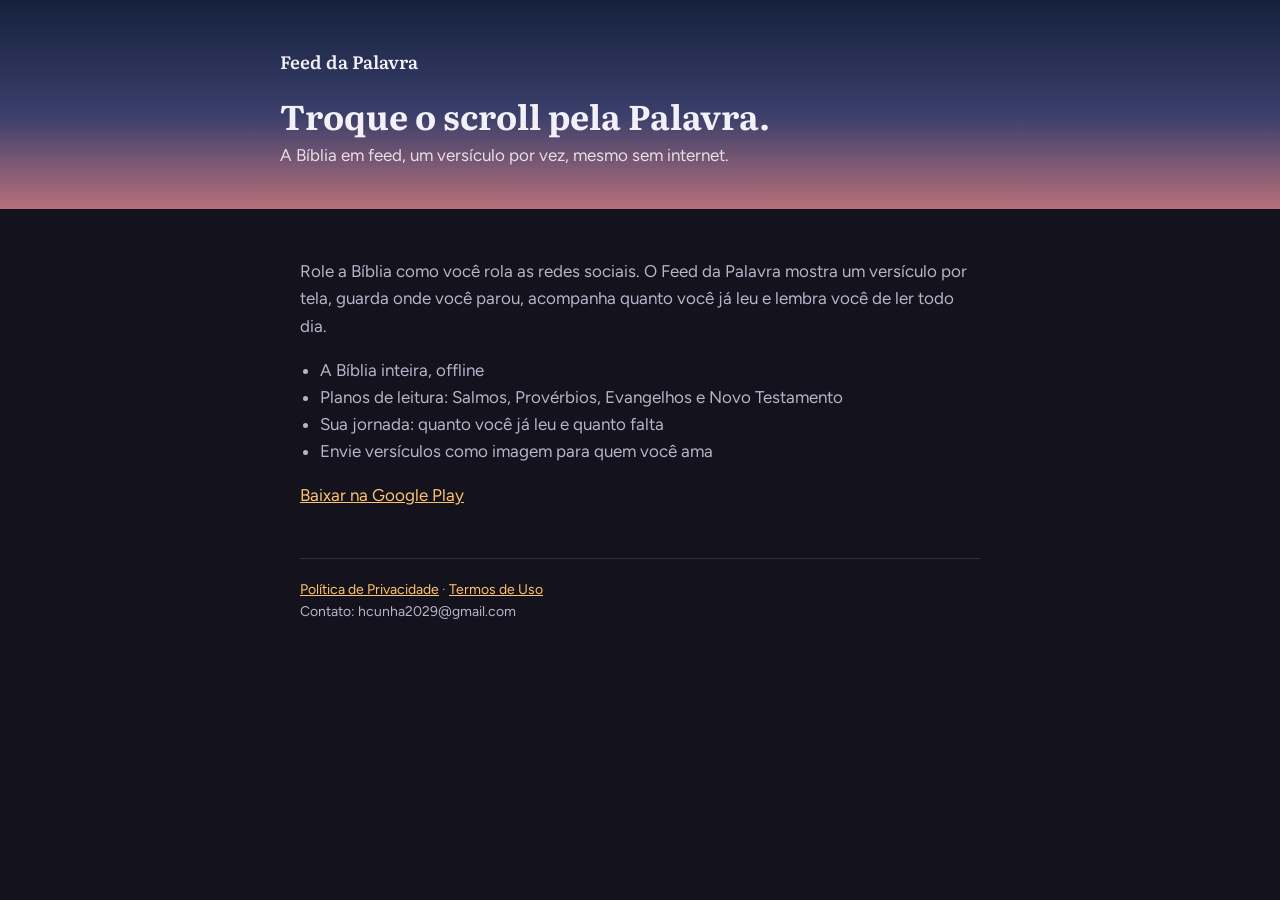
<file: docs/index.html>
<!doctype html>
<html lang="pt-BR">
<head>
<meta charset="utf-8">
<meta name="viewport" content="width=device-width, initial-scale=1, viewport-fit=cover">
<title>Feed da Palavra</title>
<meta name="description" content="Troque o scroll pela Palavra. A Bíblia em feed, um versículo por vez, mesmo sem internet.">
<link rel="stylesheet" href="https://fonts.googleapis.com/css2?family=Literata:wght@600&family=Figtree:wght@400;600&display=swap">
<link rel="stylesheet" href="estilo.css">
</head>
<body>
<header>
  <div class="wrap">
    <a href="index.html">Feed da Palavra</a>
    <h1>Troque o scroll pela Palavra.</h1>
    <p>A Bíblia em feed, um versículo por vez, mesmo sem internet.</p>
  </div>
</header>
<main>
  <p>Role a Bíblia como você rola as redes sociais. O Feed da Palavra mostra um versículo por tela, guarda onde você parou, acompanha quanto você já leu e lembra você de ler todo dia.</p>
  <ul>
    <li>A Bíblia inteira, offline</li>
    <li>Planos de leitura: Salmos, Provérbios, Evangelhos e Novo Testamento</li>
    <li>Sua jornada: quanto você já leu e quanto falta</li>
    <li>Envie versículos como imagem para quem você ama</li>
  </ul>
  <p><a href="[LINK DA PLAY STORE]">Baixar na Google Play</a></p>
  <footer>
    <a href="privacidade.html">Política de Privacidade</a> · <a href="termos.html">Termos de Uso</a><br>
    Contato: hcunha2029@gmail.com
  </footer>
</main>
</body>
</html>
</file>
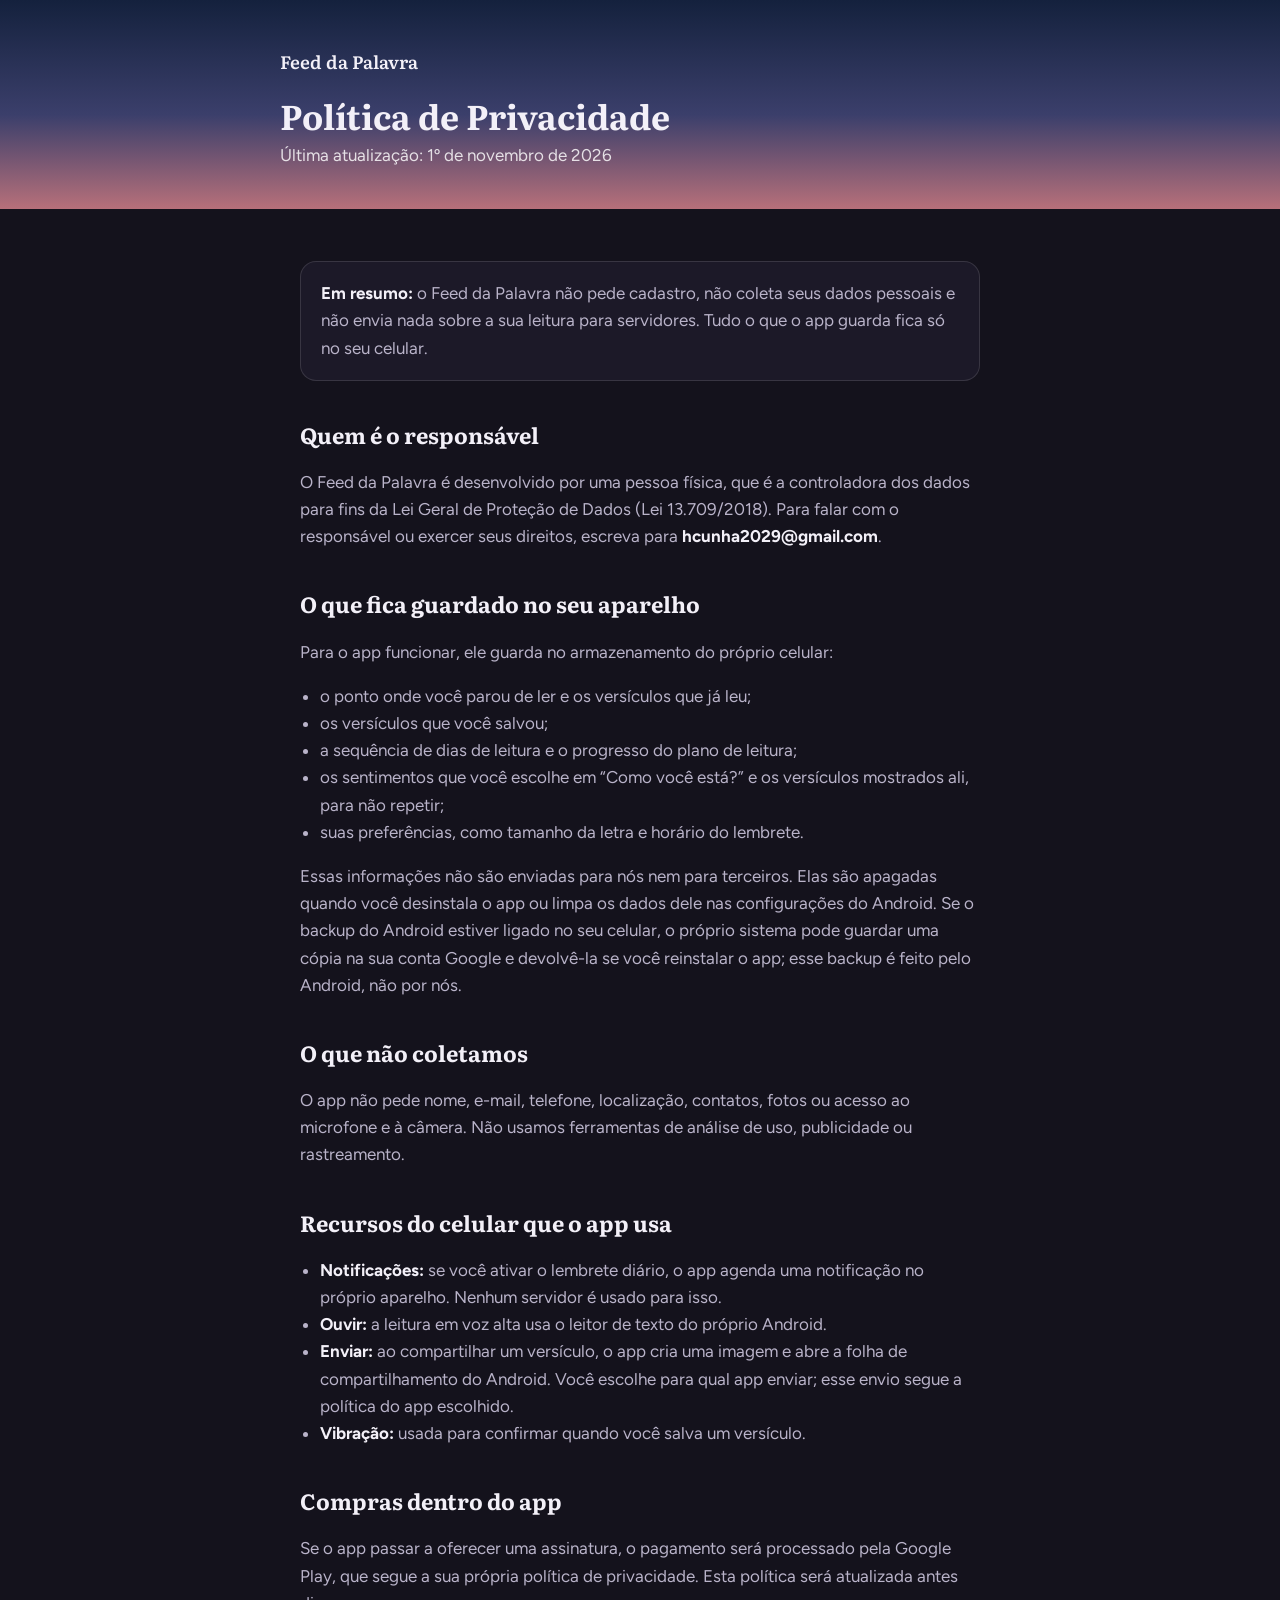
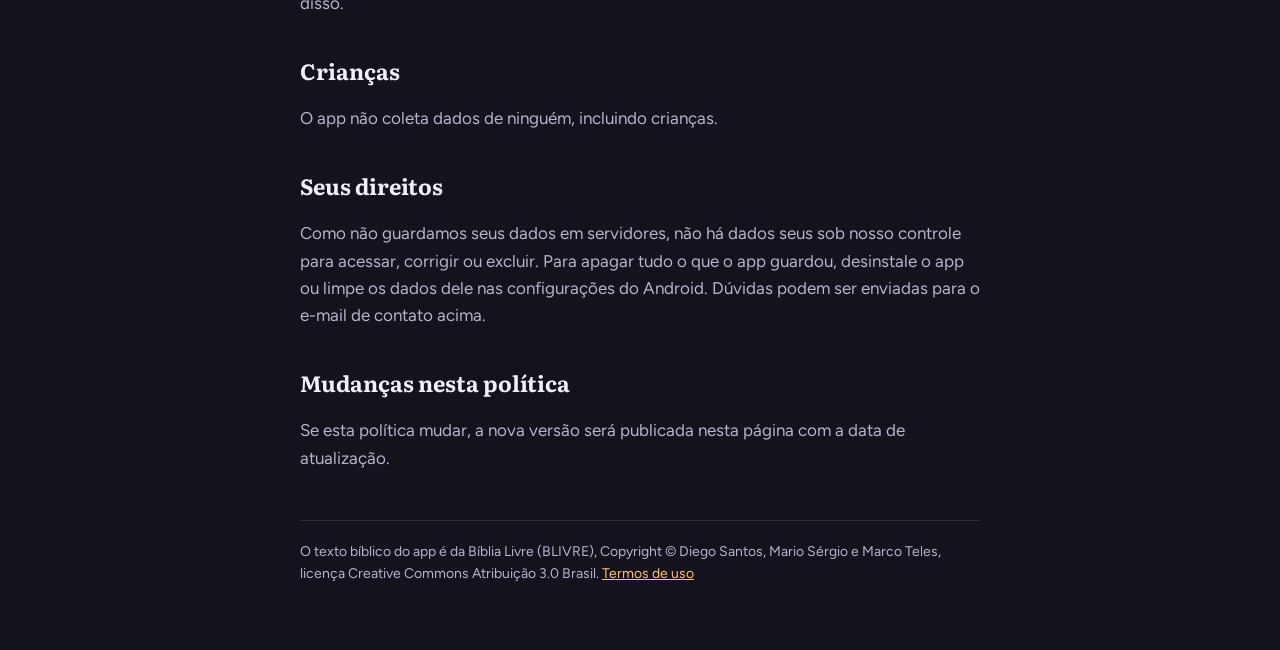
<file: docs/privacidade.html>
<!doctype html>
<html lang="pt-BR">
<head>
<meta charset="utf-8">
<meta name="viewport" content="width=device-width, initial-scale=1, viewport-fit=cover">
<title>Política de Privacidade — Feed da Palavra</title>
<link rel="stylesheet" href="https://fonts.googleapis.com/css2?family=Literata:wght@600&family=Figtree:wght@400;600&display=swap">
<link rel="stylesheet" href="estilo.css">
</head>
<body>
<header>
  <div class="wrap">
    <a href="index.html">Feed da Palavra</a>
    <h1>Política de Privacidade</h1>
    <p>Última atualização: 1º de novembro de 2026</p>
  </div>
</header>
<main>
  <div class="box">
    <p><strong>Em resumo:</strong> o Feed da Palavra não pede cadastro, não coleta seus dados pessoais e não envia nada sobre a sua leitura para servidores. Tudo o que o app guarda fica só no seu celular.</p>
  </div>

  <h2>Quem é o responsável</h2>
  <p>O Feed da Palavra é desenvolvido por uma pessoa física, que é a controladora dos dados para fins da Lei Geral de Proteção de Dados (Lei 13.709/2018). Para falar com o responsável ou exercer seus direitos, escreva para <strong>hcunha2029@gmail.com</strong>.</p>

  <h2>O que fica guardado no seu aparelho</h2>
  <p>Para o app funcionar, ele guarda no armazenamento do próprio celular:</p>
  <ul>
    <li>o ponto onde você parou de ler e os versículos que já leu;</li>
    <li>os versículos que você salvou;</li>
    <li>a sequência de dias de leitura e o progresso do plano de leitura;</li>
    <li>os sentimentos que você escolhe em “Como você está?” e os versículos mostrados ali, para não repetir;</li>
    <li>suas preferências, como tamanho da letra e horário do lembrete.</li>
  </ul>
  <p>Essas informações não são enviadas para nós nem para terceiros. Elas são apagadas quando você desinstala o app ou limpa os dados dele nas configurações do Android. Se o backup do Android estiver ligado no seu celular, o próprio sistema pode guardar uma cópia na sua conta Google e devolvê-la se você reinstalar o app; esse backup é feito pelo Android, não por nós.</p>

  <h2>O que não coletamos</h2>
  <p>O app não pede nome, e-mail, telefone, localização, contatos, fotos ou acesso ao microfone e à câmera. Não usamos ferramentas de análise de uso, publicidade ou rastreamento.</p>

  <h2>Recursos do celular que o app usa</h2>
  <ul>
    <li><strong>Notificações:</strong> se você ativar o lembrete diário, o app agenda uma notificação no próprio aparelho. Nenhum servidor é usado para isso.</li>
    <li><strong>Ouvir:</strong> a leitura em voz alta usa o leitor de texto do próprio Android.</li>
    <li><strong>Enviar:</strong> ao compartilhar um versículo, o app cria uma imagem e abre a folha de compartilhamento do Android. Você escolhe para qual app enviar; esse envio segue a política do app escolhido.</li>
    <li><strong>Vibração:</strong> usada para confirmar quando você salva um versículo.</li>
  </ul>

  <h2>Compras dentro do app</h2>
  <p>Se o app passar a oferecer uma assinatura, o pagamento será processado pela Google Play, que segue a sua própria política de privacidade. Esta política será atualizada antes disso.</p>

  <h2>Crianças</h2>
  <p>O app não coleta dados de ninguém, incluindo crianças.</p>

  <h2>Seus direitos</h2>
  <p>Como não guardamos seus dados em servidores, não há dados seus sob nosso controle para acessar, corrigir ou excluir. Para apagar tudo o que o app guardou, desinstale o app ou limpe os dados dele nas configurações do Android. Dúvidas podem ser enviadas para o e-mail de contato acima.</p>

  <h2>Mudanças nesta política</h2>
  <p>Se esta política mudar, a nova versão será publicada nesta página com a data de atualização.</p>

  <footer>
    O texto bíblico do app é da Bíblia Livre (BLIVRE), Copyright © Diego Santos, Mario Sérgio e Marco Teles, licença Creative Commons Atribuição 3.0 Brasil. <a href="termos.html">Termos de uso</a>
  </footer>
</main>
</body>
</html>
</file>
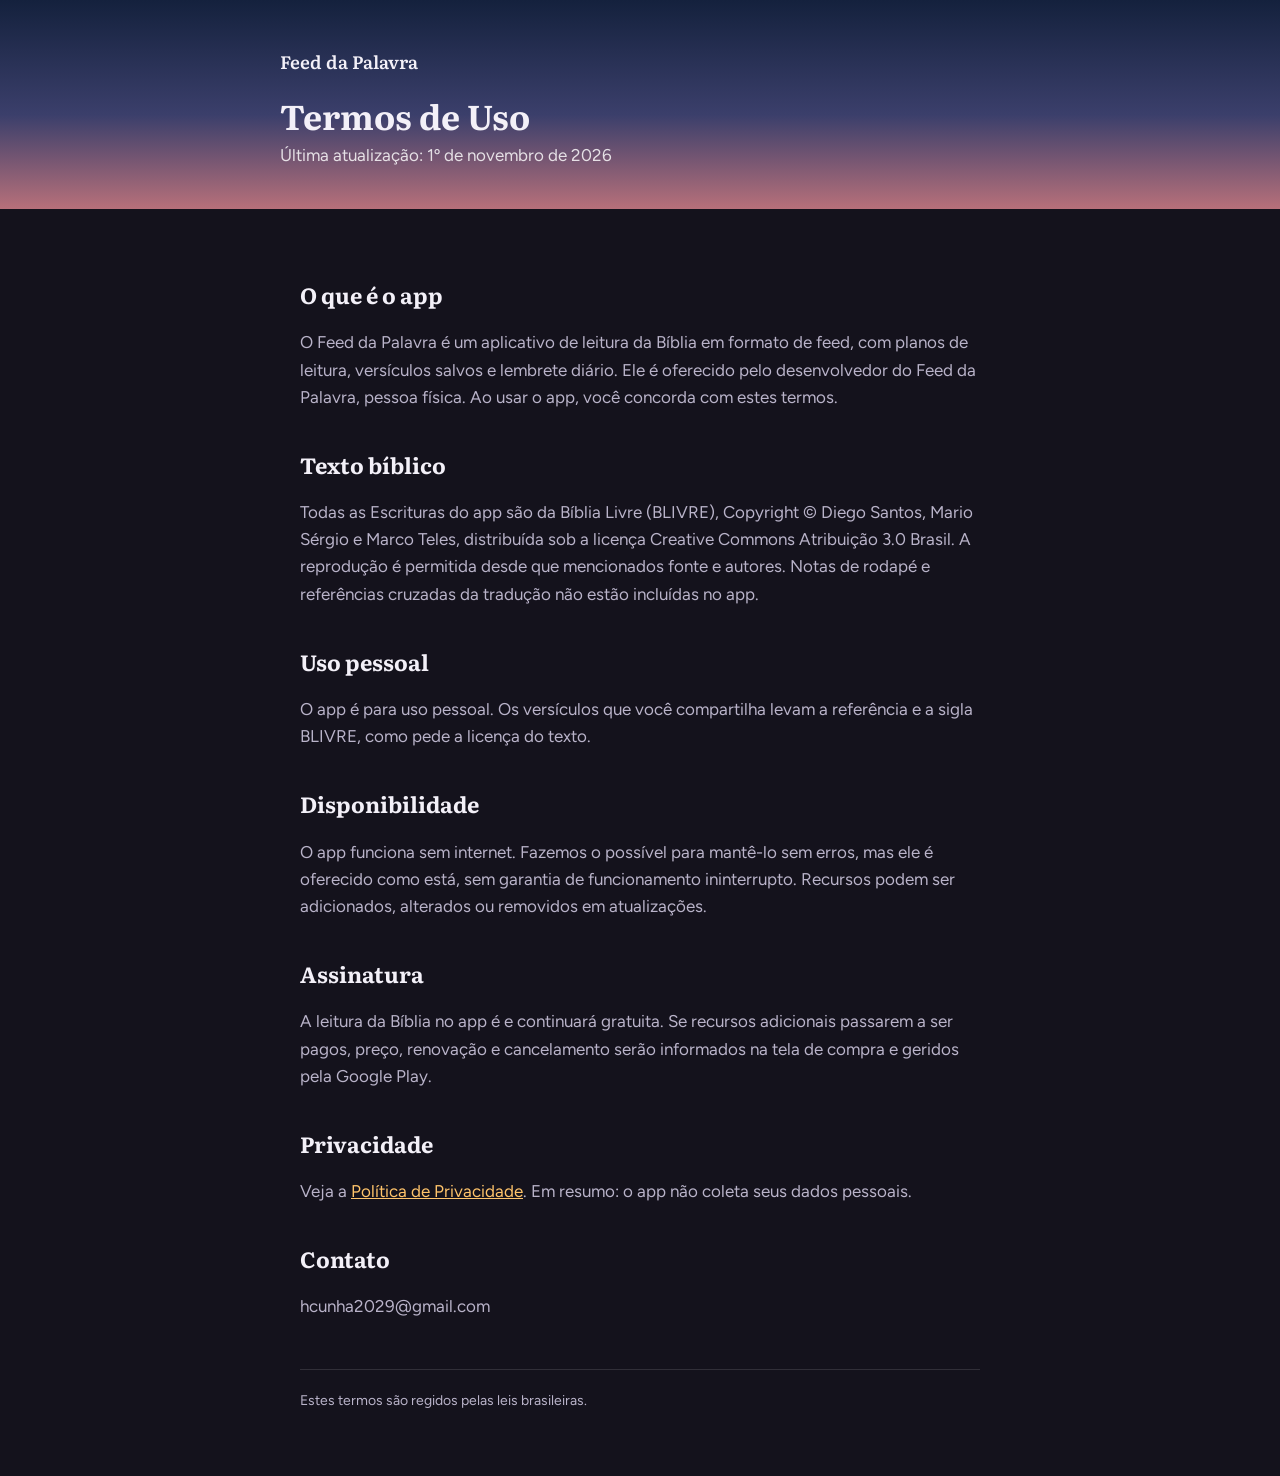
<file: docs/termos.html>
<!doctype html>
<html lang="pt-BR">
<head>
<meta charset="utf-8">
<meta name="viewport" content="width=device-width, initial-scale=1, viewport-fit=cover">
<title>Termos de Uso — Feed da Palavra</title>
<link rel="stylesheet" href="https://fonts.googleapis.com/css2?family=Literata:wght@600&family=Figtree:wght@400;600&display=swap">
<link rel="stylesheet" href="estilo.css">
</head>
<body>
<header>
  <div class="wrap">
    <a href="index.html">Feed da Palavra</a>
    <h1>Termos de Uso</h1>
    <p>Última atualização: 1º de novembro de 2026</p>
  </div>
</header>
<main>
  <h2>O que é o app</h2>
  <p>O Feed da Palavra é um aplicativo de leitura da Bíblia em formato de feed, com planos de leitura, versículos salvos e lembrete diário. Ele é oferecido pelo desenvolvedor do Feed da Palavra, pessoa física. Ao usar o app, você concorda com estes termos.</p>

  <h2>Texto bíblico</h2>
  <p>Todas as Escrituras do app são da Bíblia Livre (BLIVRE), Copyright © Diego Santos, Mario Sérgio e Marco Teles, distribuída sob a licença Creative Commons Atribuição 3.0 Brasil. A reprodução é permitida desde que mencionados fonte e autores. Notas de rodapé e referências cruzadas da tradução não estão incluídas no app.</p>

  <h2>Uso pessoal</h2>
  <p>O app é para uso pessoal. Os versículos que você compartilha levam a referência e a sigla BLIVRE, como pede a licença do texto.</p>

  <h2>Disponibilidade</h2>
  <p>O app funciona sem internet. Fazemos o possível para mantê-lo sem erros, mas ele é oferecido como está, sem garantia de funcionamento ininterrupto. Recursos podem ser adicionados, alterados ou removidos em atualizações.</p>

  <h2>Assinatura</h2>
  <p>A leitura da Bíblia no app é e continuará gratuita. Se recursos adicionais passarem a ser pagos, preço, renovação e cancelamento serão informados na tela de compra e geridos pela Google Play.</p>

  <h2>Privacidade</h2>
  <p>Veja a <a href="privacidade.html">Política de Privacidade</a>. Em resumo: o app não coleta seus dados pessoais.</p>

  <h2>Contato</h2>
  <p>hcunha2029@gmail.com</p>

  <footer>Estes termos são regidos pelas leis brasileiras.</footer>
</main>
</body>
</html>
</file>
<file: docs/estilo.css>
:root {
  --bg: #14121C;
  --surface: #1C1928;
  --text: #F3F0F8;
  --muted: #B9B3C9;
  --accent: #FFC46B;
  --rule: rgba(255, 255, 255, 0.12);
  color-scheme: dark;
}
* { box-sizing: border-box; }
html { -webkit-text-size-adjust: 100%; }
body {
  margin: 0;
  background: var(--bg);
  color: var(--text);
  font: 17px/1.6 "Figtree", system-ui, -apple-system, "Segoe UI", sans-serif;
}
header {
  background: linear-gradient(180deg, #14213D 0%, #3B3F6B 55%, #B7707A 100%);
  padding: 48px max(20px, env(safe-area-inset-left)) 40px;
}
header .wrap, main { max-width: 720px; margin: 0 auto; }
header a { color: var(--text); text-decoration: none; font-family: "Literata", Georgia, serif; font-weight: 600; font-size: 18px; }
h1 { font-family: "Literata", Georgia, serif; font-size: 34px; line-height: 1.2; margin: 18px 0 6px; text-wrap: balance; }
header p { margin: 0; color: rgba(255, 255, 255, 0.82); }
main { padding: 32px max(20px, env(safe-area-inset-left)) 64px; }
h2 { font-family: "Literata", Georgia, serif; font-size: 22px; margin: 36px 0 8px; }
p, li { color: var(--muted); max-width: 68ch; }
strong { color: var(--text); }
ul { padding-left: 20px; }
a { color: var(--accent); }
.box { background: var(--surface); border: 1px solid var(--rule); border-radius: 16px; padding: 18px 20px; margin-top: 20px; }
.box p { margin: 0; }
footer { border-top: 1px solid var(--rule); margin-top: 48px; padding-top: 20px; font-size: 14px; color: var(--muted); }
</file>
